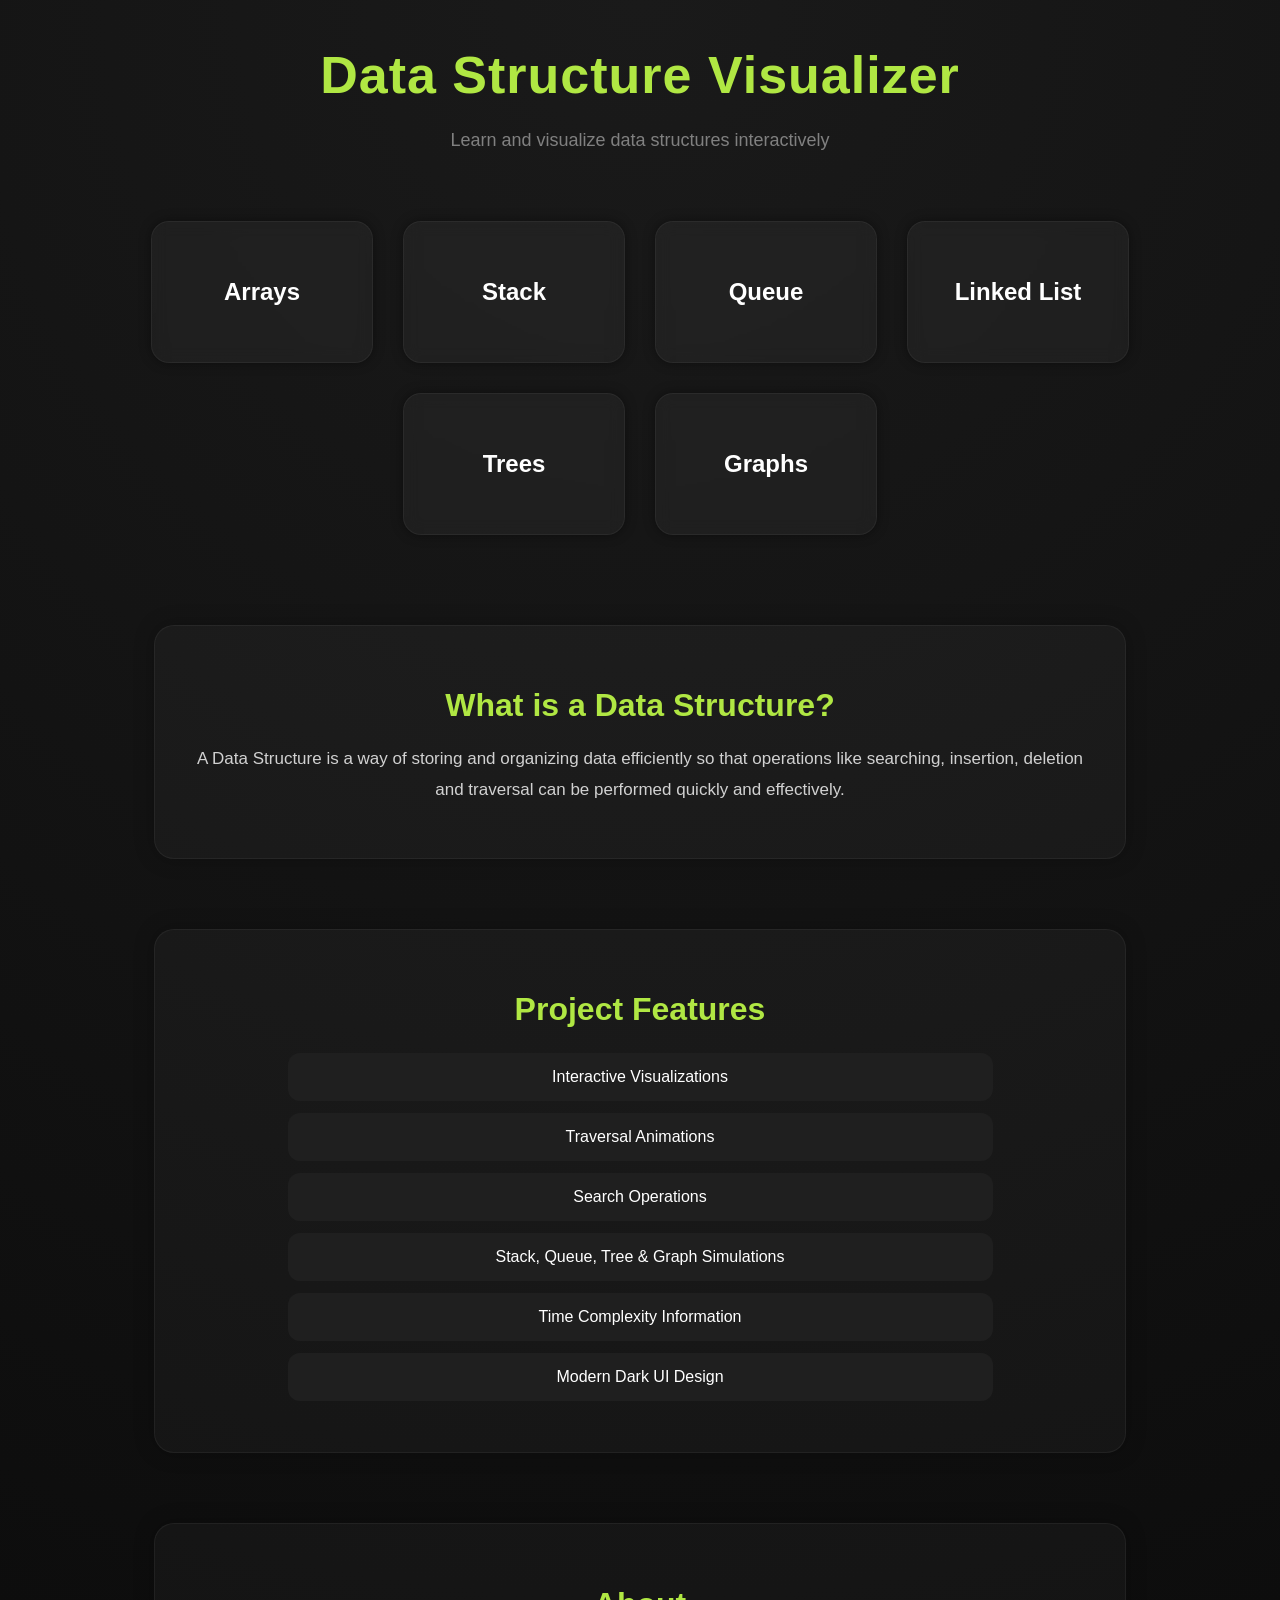
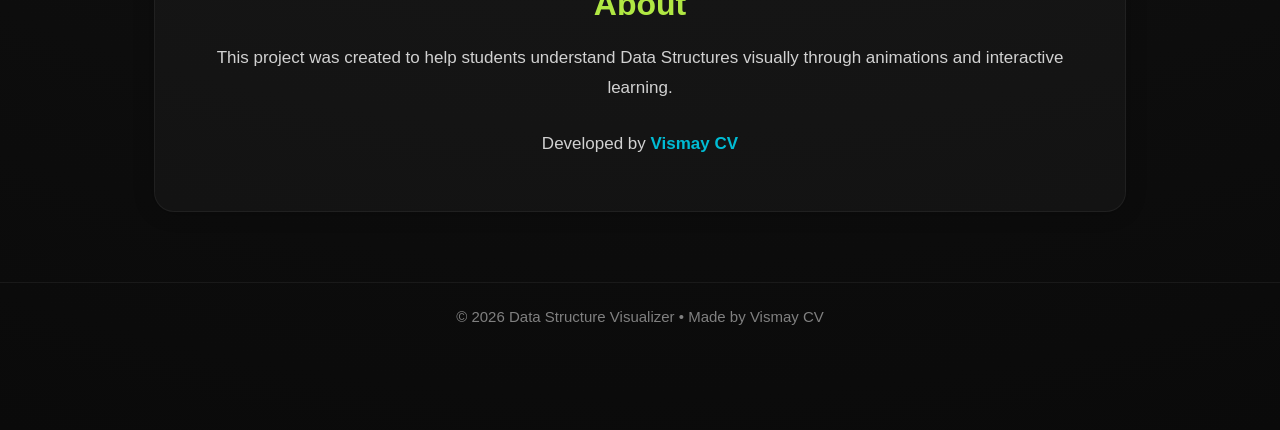
<file: index.html>
<!DOCTYPE html>
<html lang="en">

<head>

  <meta charset="UTF-8">

  <meta name="viewport"
        content="width=device-width, initial-scale=1.0">

  <title>DS Visualizer</title>

  <link rel="icon"
        type="image/png"
        href="icon.png">

  <link rel="stylesheet"
        href="style.css">

</head>

<body>

  <!-- TITLE -->

  <h1>Data Structure Visualizer</h1>

  <p class="subtitle">
    Learn and visualize data structures interactively
  </p>

  <!-- CARDS -->

  <div class="card-container">

    <a href="array.html"
       class="card">

      Arrays

    </a>

    <a href="stack.html"
       class="card">

      Stack

    </a>

    <a href="queue.html"
       class="card">

      Queue

    </a>

    <a href="linkedlist.html"
       class="card">

      Linked List

    </a>

    <a href="tree.html"
       class="card">

      Trees

    </a>

    <a href="graph.html"
       class="card">

      Graphs

    </a>

  </div>

  <!-- WHAT IS DS -->

  <div class="info-section">

    <h2>What is a Data Structure?</h2>

    <p>
      A Data Structure is a way of storing and organizing data efficiently
      so that operations like searching, insertion, deletion and traversal
      can be performed quickly and effectively.
    </p>

  </div>

  <!-- FEATURES -->

  <div class="info-section">

    <h2>Project Features</h2>

    <ul>

      <li>Interactive Visualizations</li>

      <li>Traversal Animations</li>

      <li>Search Operations</li>

      <li>Stack, Queue, Tree & Graph Simulations</li>

      <li>Time Complexity Information</li>

      <li>Modern Dark UI Design</li>

    </ul>

  </div>

  <!-- ABOUT -->

  <div class="info-section">

    <h2>About</h2>

    <p>
      This project was created to help students understand
      Data Structures visually through animations and interactive learning.
    </p>

    <p class="creator">
      Developed by <span>Vismay CV</span>
    </p>

  </div>

  <!-- FOOTER -->

  <footer>

    © 2026 Data Structure Visualizer • Made by Vismay CV

  </footer>

</body>

</html>
</file>
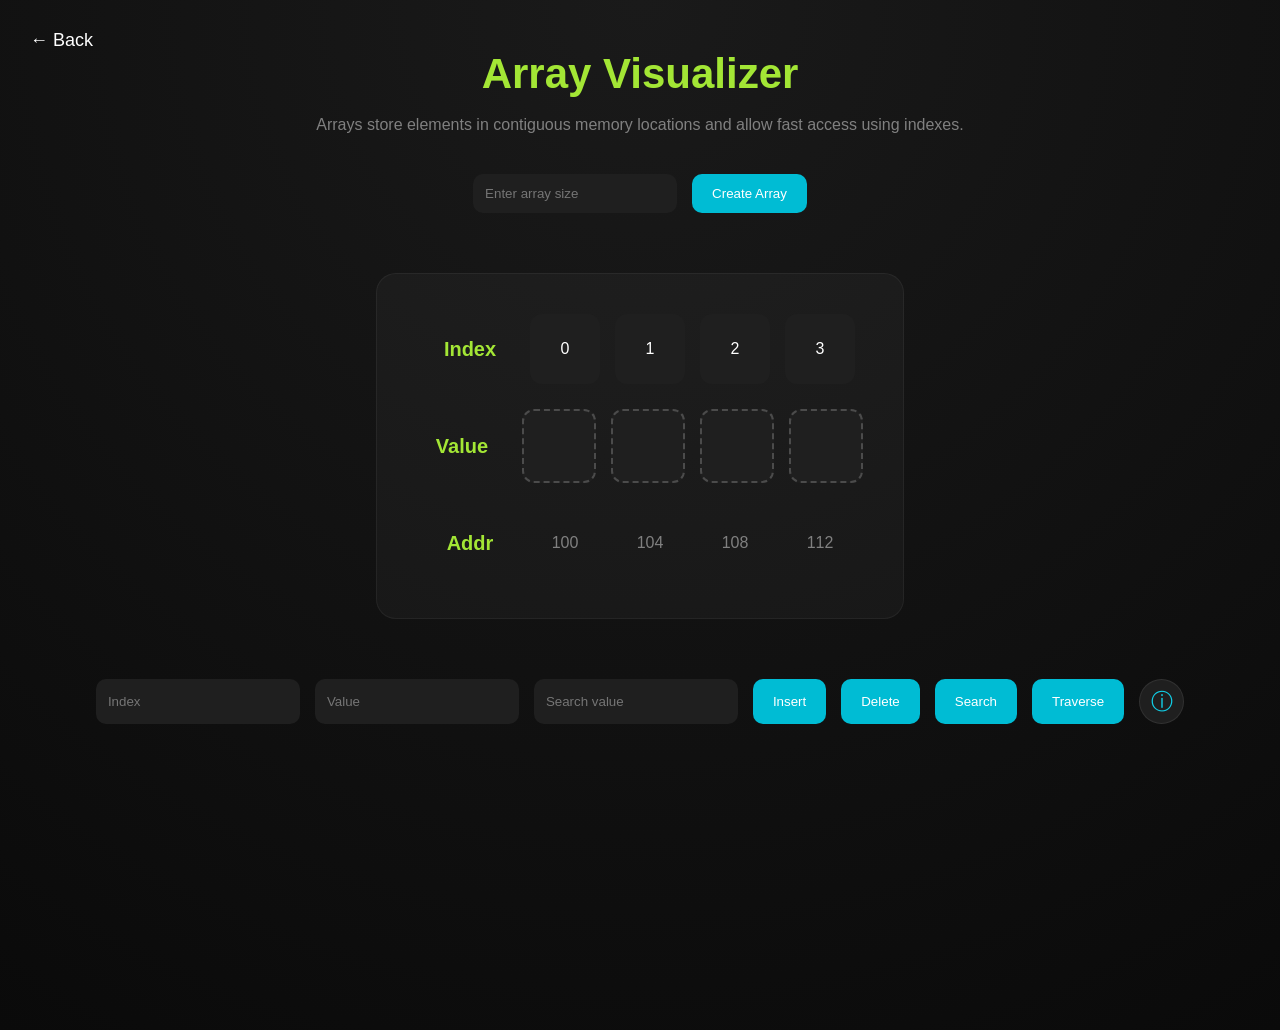
<file: array.html>
<!DOCTYPE html>
<html lang="en">

<head>
    <meta charset="UTF-8">
    <meta name="viewport" content="width=device-width, initial-scale=1.0">
    <title>Array Visualizer</title>
    <link rel="icon" type="image/png" href="icon.png">

    <link rel="stylesheet" href="array.css">
</head>

<body>

    <!-- BACK BUTTON -->

    <a href="index.html" class="back-btn">← Back</a>

    <!-- TITLE -->

    <h1>Array Visualizer</h1>

    <p class="subtitle">
        Arrays store elements in contiguous memory locations and allow fast access using indexes.
    </p>

    <!-- CREATE ARRAY SECTION -->

    <div class="create-array">

        <input type="number" placeholder="Enter array size">

        <button id="create-btn">Create Array</button>

    </div>

    <!-- VISUALIZER -->

    <div class="visualizer">
        

        <!-- INDEX ROW -->

        <div class="row" id="index-row">

            <div class="label">Index</div>

            <div class="cell">0</div>
            <div class="cell">1</div>
            <div class="cell">2</div>
            <div class="cell">3</div>

        </div>

        <!-- VALUE ROW -->

        <div class="row" id="value-row">

            <div class="label">Value</div>

            <div class="box"></div>
            <div class="box"></div>
            <div class="box"></div>
            <div class="box"></div>

        </div>

        <!-- ADDRESS ROW -->

        <div class="row" id="address-row">

            <div class="label">Addr</div>

            <div class="address">100</div>
            <div class="address">104</div>
            <div class="address">108</div>
            <div class="address">112</div>

        </div>

    </div>
    
    <!-- OPERATIONS -->

    <div class="operations">

        <input type="number" id="index-input" placeholder="Index">
        <input type="number" id="value-input" placeholder="Value">
        <input type="number" id="search-input" placeholder="Search value">


        <button id="insert-btn">Insert</button>
        <button id="delete-btn">Delete</button>
        <button id="search-btn">Search</button>
        <button id="traverse-btn">Traverse</button>
        <button id="info-btn" class="info-btn">ⓘ</button>

    </div>

    <div class="complexity-panel hidden" id="complexity-panel">

        <h2>Array Information</h2>

        <div class="complexity-card">
            <span>Access</span>
            <span>O(1)</span>
        </div>

        <div class="complexity-card">
            <span>Search</span>
            <span>O(n)</span>
        </div>

        <div class="complexity-card">
            <span>Traversal</span>
            <span>O(n)</span>
        </div>

        <div class="complexity-card">
            <span>Insertion</span>
            <span>O(1)</span>
        </div>

        <div class="complexity-card">
            <span>Deletion</span>
            <span>O(1)</span>
        </div>

    </div>
    <!-- JS -->


    <script src="array.js"></script>

</body>

</html>
</file>
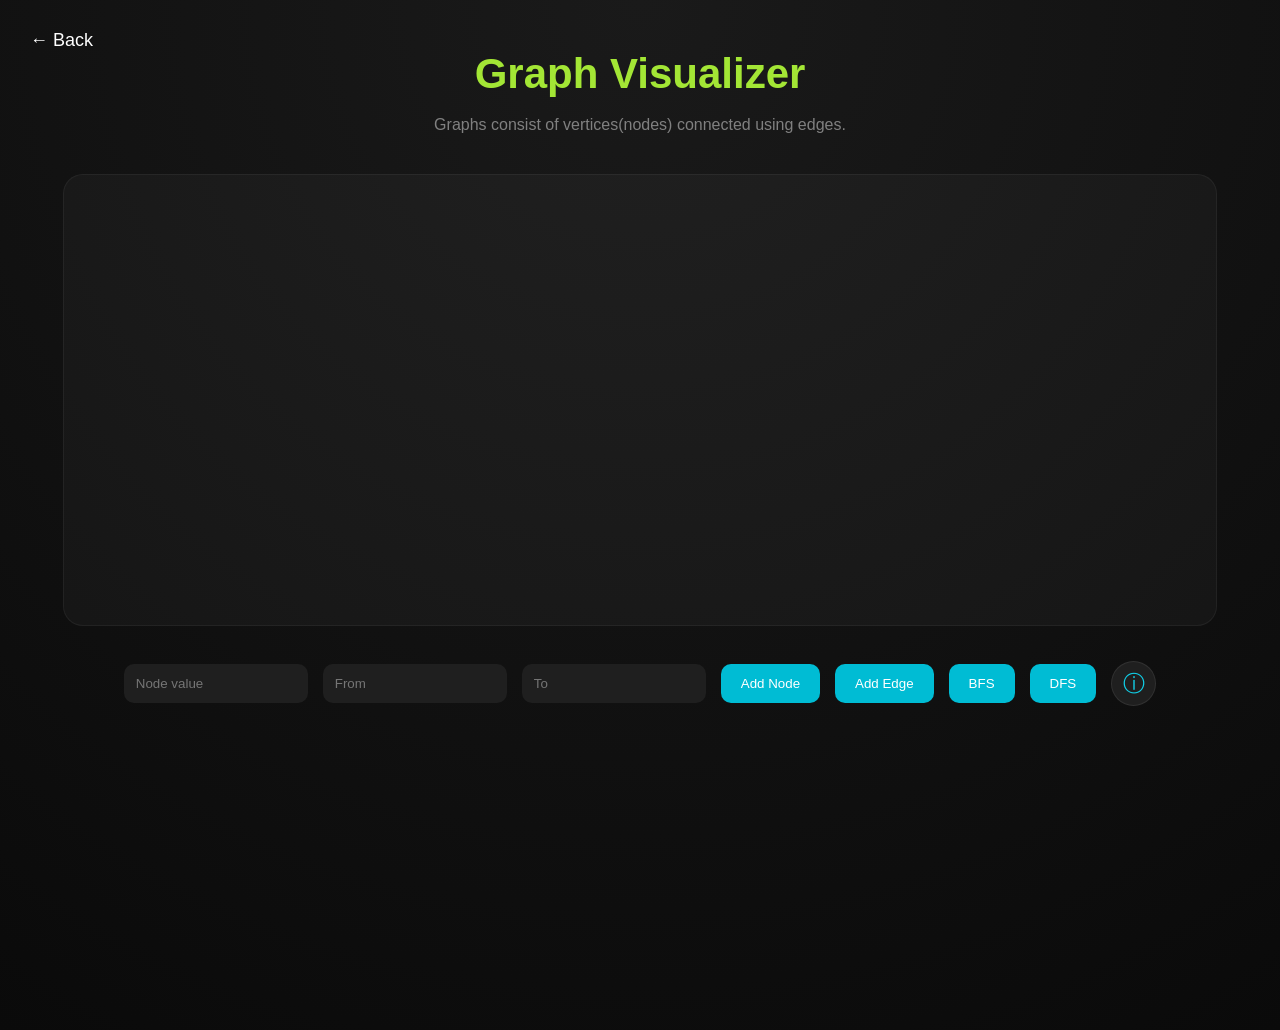
<file: graph.html>
<!DOCTYPE html>
<html lang="en">

<head>

    <meta charset="UTF-8">

    <meta name="viewport"
          content="width=device-width, initial-scale=1.0">

    <title>Graph Visualizer</title>
    <link rel="icon" type="image/png" href="icon.png">

    <link rel="stylesheet" href="graph.css">

</head>

<body>

    <!-- BACK -->

    <a href="index.html"
       class="back-btn">

       ← Back

    </a>

    <!-- TITLE -->

    <h1>Graph Visualizer</h1>

    <p class="subtitle">
        Graphs consist of vertices(nodes) connected using edges.
    </p>

    <!-- GRAPH AREA -->

    <div class="graph-container">

        <svg id="graph-lines"></svg>

        <div id="graph"></div>

    </div>

    <!-- OPERATIONS -->

    <div class="operations">

        <input type="number"
               id="node-value"
               placeholder="Node value">

        <input type="number"
               id="from-node"
               placeholder="From">

        <input type="number"
               id="to-node"
               placeholder="To">

        <button id="add-node-btn">Add Node</button>

        <button id="add-edge-btn">Add Edge</button>

        <button id="bfs-btn">BFS</button>

        <button id="dfs-btn">DFS</button>

        <button id="info-btn"
                class="info-btn">

            ⓘ

        </button>

    </div>

    <!-- MESSAGE -->

    <p id="message"></p>

    <!-- INFO -->

    <div class="complexity-panel hidden"
         id="complexity-panel">

        <h2>Graph Information</h2>

        <div class="complexity-card">
            <span>Add Node</span>
            <span>O(1)</span>
        </div>

        <div class="complexity-card">
            <span>Add Edge</span>
            <span>O(1)</span>
        </div>

        <div class="complexity-card">
            <span>BFS Traversal</span>
            <span>O(V + E)</span>
        </div>

        <div class="complexity-card">
            <span>DFS Traversal</span>
            <span>O(V + E)</span>
        </div>

    </div>

    <script src="graph.js"></script>

</body>

</html>
</file>
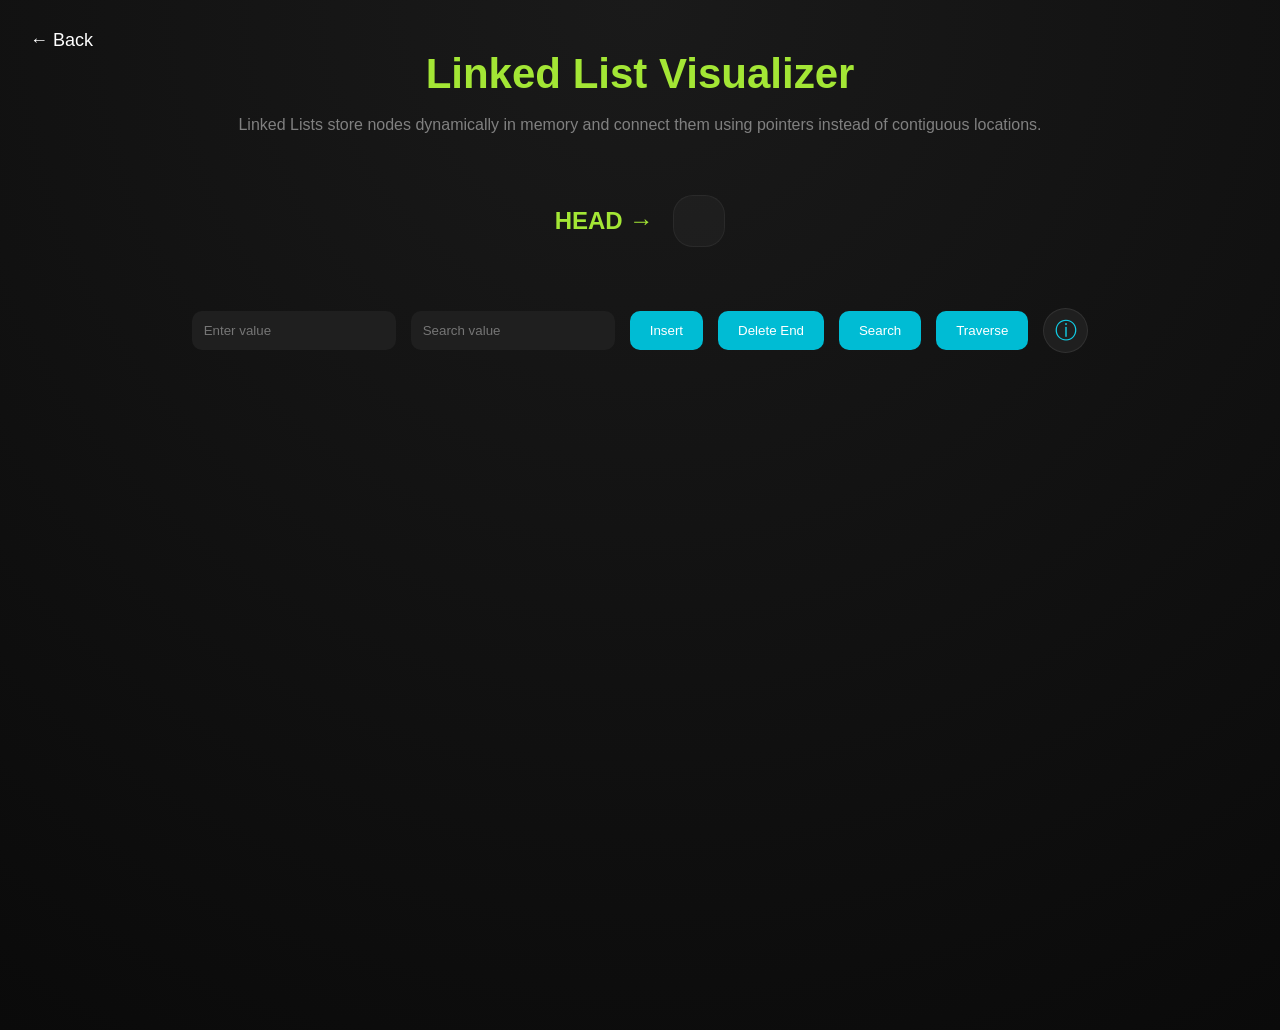
<file: linkedlist.html>
<!DOCTYPE html>
<html lang="en">

<head>

    <meta charset="UTF-8">

    <meta name="viewport"
          content="width=device-width, initial-scale=1.0">

    <title>Linked List Visualizer</title>
    <link rel="icon" type="image/png" href="icon.png">

    <link rel="stylesheet" href="linkedlist.css">

</head>

<body>

    <!-- BACK BUTTON -->

    <a href="index.html" class="back-btn">← Back</a>

    <!-- TITLE -->

    <h1>Linked List Visualizer</h1>

    <p class="subtitle">
        Linked Lists store nodes dynamically in memory and connect them using pointers instead of contiguous locations.
    </p>

    <!-- LINKED LIST -->

    <div class="linked-list-wrapper">

        <!-- HEAD -->

        <div class="head-container">

            <div class="head-label">
                HEAD →
            </div>

        </div>

        <!-- LINKED LIST -->

        <div class="linked-list-container"
             id="linked-list">

        </div>

    </div>

    <!-- OPERATIONS -->

    <div class="operations">

        <input type="number"
               id="ll-value"
               placeholder="Enter value">

        <input type="number"
               id="search-value"
               placeholder="Search value">

        <button id="insert-btn">Insert</button>

        <button id="delete-btn">Delete End</button>

        <button id="search-btn">Search</button>

        <button id="traverse-btn">Traverse</button>

        <button id="info-btn"
                class="info-btn">

            ⓘ

        </button>

    </div>

    <!-- MESSAGE -->

    <p id="message"></p>

    <!-- COMPLEXITY PANEL -->

    <div class="complexity-panel hidden"
         id="complexity-panel">

        <h2>Linked List Information</h2>

        <div class="complexity-card">
            <span>Insertion</span>
            <span>O(1)</span>
        </div>

        <div class="complexity-card">
            <span>Deletion</span>
            <span>O(n)</span>
        </div>

        <div class="complexity-card">
            <span>Search</span>
            <span>O(n)</span>
        </div>

        <div class="complexity-card">
            <span>Traversal</span>
            <span>O(n)</span>
        </div>

    </div>

    <!-- JS -->

    <script src="linkedlist.js"></script>

</body>

</html>
</file>
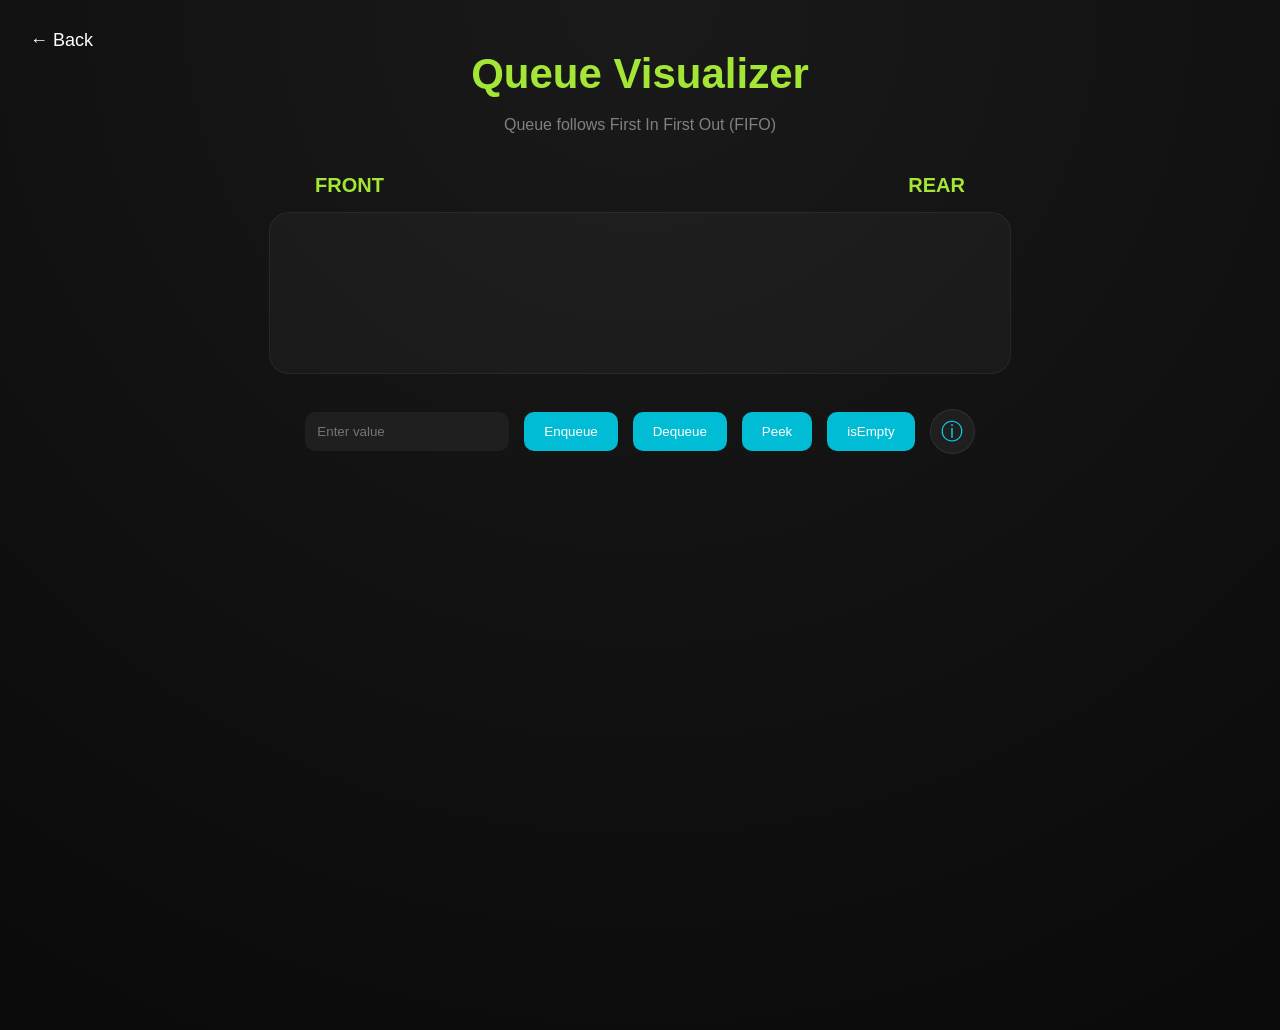
<file: queue.html>
<!DOCTYPE html>
<html lang="en">

<head>

    <meta charset="UTF-8">

    <meta name="viewport"
          content="width=device-width, initial-scale=1.0">

    <title>Queue Visualizer</title>
    <link rel="icon" type="image/png" href="icon.png">

    <link rel="stylesheet" href="queue.css">

</head>

<body>

    <!-- BACK BUTTON -->

    <a href="index.html" class="back-btn">← Back</a>

    <!-- TITLE -->

    <h1>Queue Visualizer</h1>

    <p class="subtitle">
        Queue follows First In First Out (FIFO)
    </p>

    <!-- QUEUE -->

    <div class="queue-wrapper">

        <div class="pointer-row">

            <span class="front-label">
                FRONT
            </span>

            <span class="rear-label">
                REAR
            </span>

        </div>

        <div class="queue-container"
             id="queue">

        </div>

    </div>

    <!-- OPERATIONS -->

    <div class="operations">

        <input type="number"
               id="queue-value"
               placeholder="Enter value">

        <button id="enqueue-btn">Enqueue</button>

        <button id="dequeue-btn">Dequeue</button>

        <button id="peek-btn">Peek</button>

        <button id="empty-btn">isEmpty</button>

        <button id="info-btn"
                class="info-btn">

            ⓘ

        </button>

    </div>

    <!-- MESSAGE -->

    <p id="message"></p>

    <!-- COMPLEXITY PANEL -->

    <div class="complexity-panel hidden"
         id="complexity-panel">

        <h2>Queue Information</h2>

        <div class="complexity-card">
            <span>Enqueue</span>
            <span>O(1)</span>
        </div>

        <div class="complexity-card">
            <span>Dequeue</span>
            <span>O(1)</span>
        </div>

        <div class="complexity-card">
            <span>Peek</span>
            <span>O(1)</span>
        </div>

        <div class="complexity-card">
            <span>isEmpty</span>
            <span>O(1)</span>
        </div>

    </div>

    <!-- JS -->

    <script src="queue.js"></script>

</body>

</html>
</file>
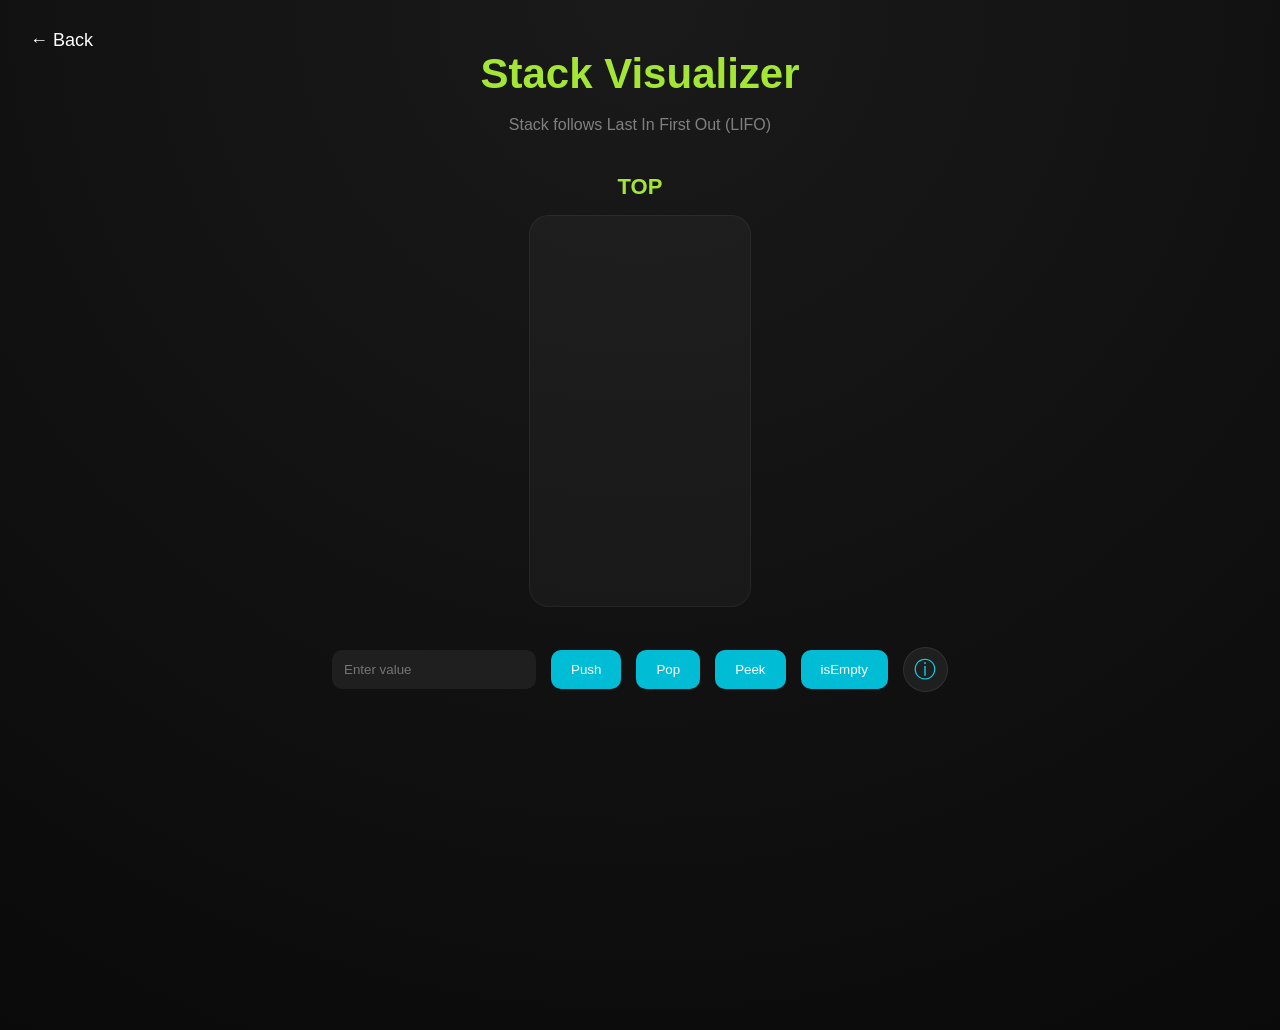
<file: stack.html>
<!DOCTYPE html>
<html lang="en">

<head>

    <meta charset="UTF-8">

    <meta name="viewport"
          content="width=device-width, initial-scale=1.0">

    <title>Stack Visualizer</title>
    <link rel="icon" type="image/png" href="icon.png">

    <link rel="stylesheet" href="stack.css">

</head>

<body>

    <!-- BACK BUTTON -->

    <a href="index.html" class="back-btn">← Back</a>

    <!-- TITLE -->

    <h1>Stack Visualizer</h1>

    <p class="subtitle">
        Stack follows Last In First Out (LIFO)
    </p>

    <!-- STACK -->

    <div class="stack-wrapper">

        <div class="top-text">

            TOP

        </div>

        <div class="stack-container"
             id="stack">

        </div>

    </div>


    <!-- OPERATIONS -->

    <div class="operations">

        <input type="number"
               id="stack-value"
               placeholder="Enter value">

        <button id="push-btn">Push</button>

        <button id="pop-btn">Pop</button>

        <button id="peek-btn">Peek</button>

        <button id="empty-btn">isEmpty</button>

        <button id="info-btn"
                class="info-btn">

            ⓘ

        </button>

    </div>

    <!-- MESSAGE -->

    <p id="message"></p>


    <!-- COMPLEXITY PANEL -->

    <div class="complexity-panel hidden"
         id="complexity-panel">

        <h2>Stack Information</h2>

        <div class="complexity-card">
            <span>Push</span>
            <span>O(1)</span>
        </div>

        <div class="complexity-card">
            <span>Pop</span>
            <span>O(1)</span>
        </div>

        <div class="complexity-card">
            <span>Peek</span>
            <span>O(1)</span>
        </div>

        <div class="complexity-card">
            <span>isEmpty</span>
            <span>O(1)</span>
        </div>

    </div>

    <!-- JS -->

    <script src="stack.js"></script>

</body>

</html>
</file>
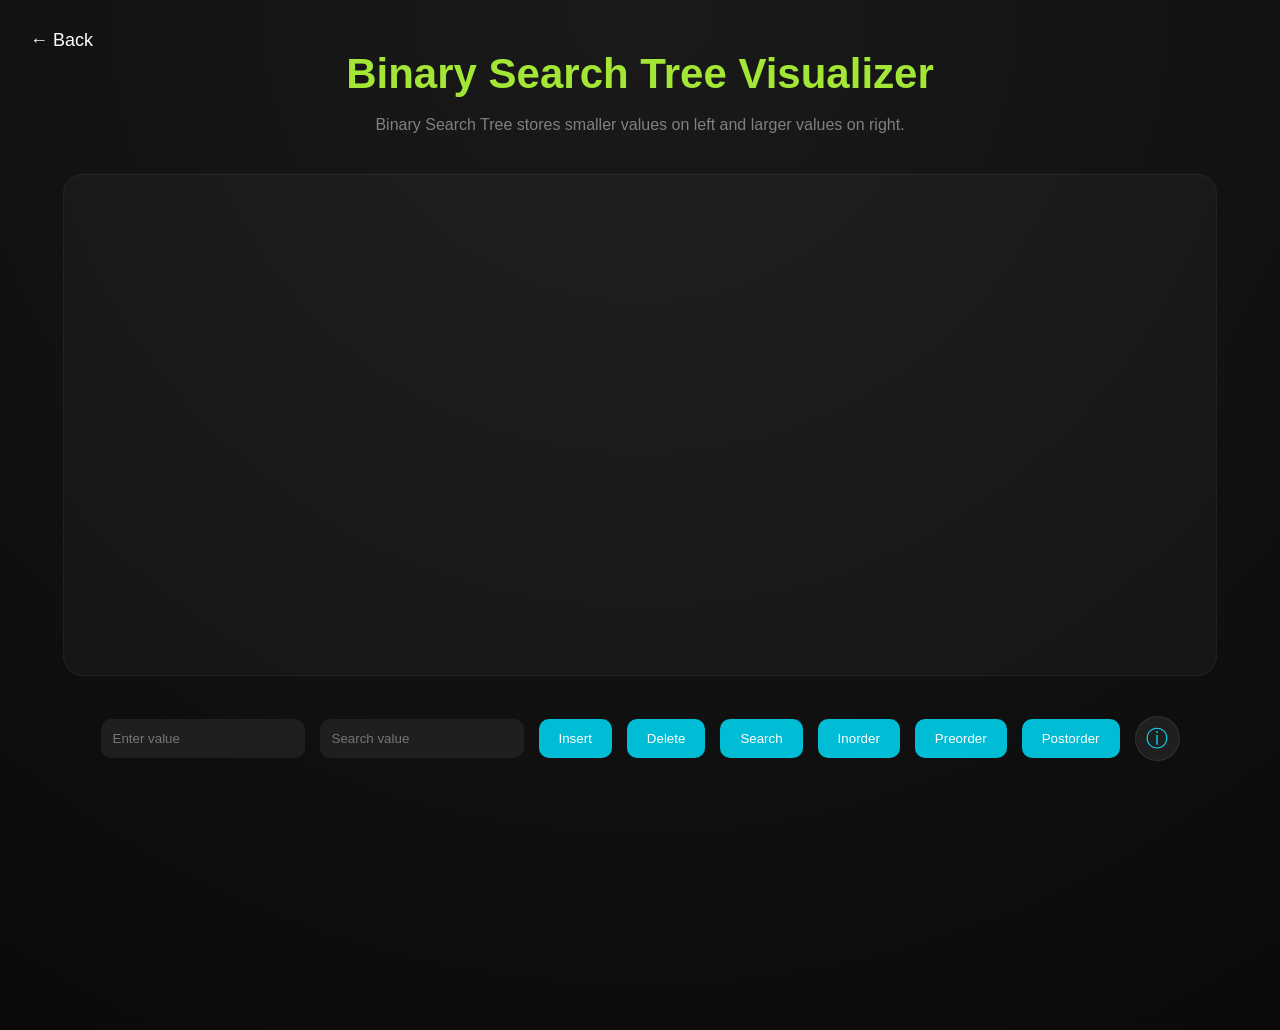
<file: tree.html>
<!DOCTYPE html>
<html lang="en">

<head>

    <meta charset="UTF-8">

    <meta name="viewport"
          content="width=device-width, initial-scale=1.0">

    <title>Tree Visualizer</title>
    <link rel="icon" type="image/png" href="icon.png">

    <link rel="stylesheet" href="tree.css">

</head>

<body>

    <!-- BACK BUTTON -->

    <a href="index.html" class="back-btn">← Back</a>

    <!-- TITLE -->

    <h1>Binary Search Tree Visualizer</h1>

    <p class="subtitle">
        Binary Search Tree stores smaller values on left and larger values on right.
    </p>

    <!-- TREE -->

    <div class="tree-container">

        <svg id="tree-lines"></svg>

        <div id="tree"></div>

    </div>

    <!-- OPERATIONS -->

    <div class="operations">

        <input type="number"
               id="tree-value"
               placeholder="Enter value">

        <input type="number"
               id="search-value"
               placeholder="Search value">

        <button id="insert-btn">Insert</button>

        <button id="delete-btn">Delete</button>

        <button id="search-btn">Search</button>

        <button id="inorder-btn">Inorder</button>

        <button id="preorder-btn">Preorder</button>

        <button id="postorder-btn">Postorder</button>

        <button id="info-btn"
                class="info-btn">

            ⓘ

        </button>

    </div>

    <!-- MESSAGE -->

    <p id="message"></p>

    <!-- INFO PANEL -->

    <div class="complexity-panel hidden"
         id="complexity-panel">

        <h2>Tree Information</h2>

        <div class="complexity-card">
            <span>Insertion</span>
            <span>O(log n)</span>
        </div>

        <div class="complexity-card">
            <span>Search</span>
            <span>O(log n)</span>
        </div>

        <div class="complexity-card">
            <span>Traversal</span>
            <span>O(n)</span>
        </div>

        <div class="complexity-card">
            <span>Delete Leaf</span>
            <span>O(log n)</span>
        </div>

    </div>

    <script src="tree.js"></script>

</body>

</html>
</file>
<file: style.css>
body {

  margin: 0;

  font-family: Arial, sans-serif;

  background: radial-gradient(circle at top, #1a1a1a, #0a0a0a);

  color: white;

  text-align: center;

  min-height: 100vh;

  padding-bottom: 80px;

}

/* TITLE */

h1 {

  margin-top: 45px;

  color: #b0e743;

  font-size: 52px;

  letter-spacing: 1px;

}

/* SUBTITLE */

.subtitle {

  color: gray;

  margin-top: -10px;

  margin-bottom: 50px;

  font-size: 18px;

}

/* CARD CONTAINER */

.card-container {

  display: flex;

  justify-content: center;

  gap: 30px;

  flex-wrap: wrap;

  max-width: 1000px;

  margin: auto;

  padding: 20px;

}

/* CARD */

.card {

  width: 220px;

  height: 140px;

  background: rgba(255,255,255,0.04);

  border-radius: 18px;

  display: flex;

  justify-content: center;

  align-items: center;

  text-decoration: none;

  color: white;

  font-size: 24px;

  font-weight: bold;

  transition: all 0.35s ease;

  border: 1px solid rgba(255,255,255,0.05);

  box-shadow: 0 0 12px rgba(0,0,0,0.4);

  backdrop-filter: blur(8px);

}

/* CARD HOVER */

.card:hover {

  transform:
    translateY(-10px)
    scale(1.04);

  box-shadow:
    0 0 25px rgba(0,188,212,0.45);

  background:
    linear-gradient(
      145deg,
      #00bcd4,
      #0097a7
    );

}

/* INFO SECTIONS */

.info-section {

  width: 80%;

  max-width: 900px;

  margin: 70px auto;

  padding: 35px;

  border-radius: 20px;

  background: rgba(255,255,255,0.03);

  border: 1px solid rgba(255,255,255,0.05);

  box-shadow: 0 0 20px rgba(0,0,0,0.25);

}

/* SECTION TITLE */

.info-section h2 {

  color: #b0e743;

  margin-bottom: 20px;

  font-size: 32px;

}

/* SECTION TEXT */

.info-section p {

  color: #d1d1d1;

  font-size: 17px;

  line-height: 1.8;

}

/* FEATURES LIST */

.info-section ul {

  list-style: none;

  padding: 0;

  margin-top: 25px;

}

.info-section li {

  background: #1f1f1f;

  margin: 12px auto;

  padding: 15px;

  border-radius: 12px;

  width: 75%;

  transition: 0.3s ease;

}

.info-section li:hover {

  transform: scale(1.03);

  background: #252525;

}

/* CREATOR */

.creator {

  margin-top: 25px;

  font-size: 18px;

}

.creator span {

  color: #00bcd4;

  font-weight: bold;

}

/* FOOTER */

footer {

  margin-top: 60px;

  padding: 25px;

  color: gray;

  font-size: 15px;

  border-top: 1px solid rgba(255,255,255,0.06);

}
</file>
<file: array.css>
/* array.css */

body {
  margin: 0;
  font-family: Arial, sans-serif;
  background: radial-gradient(circle at top, #1a1a1a, #0a0a0a);
  color: white;
  text-align: center;
  min-height: 100vh;
  padding-bottom: 80px;
}

.back-btn {
  position: absolute;
  left: 30px;
  top: 30px;
  text-decoration: none;
  color: white;
  font-size: 18px;
}

h1 {
  margin-top: 50px;
  color: #a3e635;
  font-size: 42px;
}

.subtitle {
  color: gray;
  margin-top: -10px;
  margin-bottom: 40px;
}

.create-array {
  display: flex;
  justify-content: center;
  gap: 15px;
  margin-bottom: 60px;
  flex-wrap: wrap;
}

.operations {
  display: flex;
  justify-content: center;
  gap: 15px;
  margin-top: 60px;
  flex-wrap: wrap;
}

input {
  padding: 12px;
  width: 180px;
  border: none;
  border-radius: 10px;
  background: #1f1f1f;
  color: white;
  outline: none;
}

button {
  padding: 12px 20px;
  border: none;
  border-radius: 10px;
  background: #00bcd4;
  color: white;
  cursor: pointer;
  transition: 0.3s ease;
}

button:hover {
  transform: translateY(-3px);
  background: #0097a7;
}

.visualizer {
  display: flex;
  flex-direction: column;
  align-items: center;
  gap: 25px;

  width: fit-content;
  margin: auto;
  margin-top: 50px;

  padding: 40px;

  border-radius: 20px;

  background: rgba(255,255,255,0.03);

  border: 1px solid rgba(255,255,255,0.05);

  
}

.row {
  display: flex;
  align-items: center;
  justify-content: center;
  gap: 15px;

  flex-wrap: nowrap;
}

.label {

  width: 90px;

  display: flex;

  align-items: center;

  justify-content: center;

  color: #a3e635;

  font-weight: bold;

  font-size: 20px;

}
.address {

  width: 70px;

  height: 70px;

  display: flex;

  align-items: center;

  justify-content: center;

  color: gray;

}

.cell,
.box {
  width: 70px;
  height: 70px;
  border-radius: 12px;
  background: #1f1f1f;
  display: flex;
  justify-content: center;
  align-items: center;
}

.box {
  border: 2px dashed rgba(255,255,255,0.2);
}

.address {
  width: 70px;
  color: gray;
}
.cell,
.box,
.address {
  width: 70px;
  height: 70px;

  display: flex;
  justify-content: center;
  align-items: center;

  flex-shrink: 0;
}
.active {

  background: orange !important;

  transform: scale(1.1);

}

.found {

  background: #22c55e !important;

  transform: scale(1.15);

}

.insert-animation {

  animation: insertPop 0.5s ease;

}

@keyframes insertPop {

  0% {
    transform: scale(0.5);
    background: #22c55e;
  }

  50% {
    transform: scale(1.2);
  }

  100% {
    transform: scale(1);
  }

}

.delete-animation {

  animation: deleteShake 0.4s ease;

}

@keyframes deleteShake {

  0% {
    transform: translateX(0);
    background: #ef4444;
  }

  25% {
    transform: translateX(-5px);
  }

  50% {
    transform: translateX(5px);
  }

  75% {
    transform: translateX(-5px);
  }

  100% {
    transform: translateX(0);
    opacity: 0.3;
  }

}

.complexity-panel {

  width: 350px;

  margin: 60px auto;

  padding: 25px;

  border-radius: 15px;

  background: rgba(255,255,255,0.03);

  border: 1px solid rgba(255,255,255,0.05);

}

.complexity-card {

  display: flex;

  justify-content: space-between;

  padding: 12px;

  margin-top: 10px;

  border-radius: 10px;

  background: #1f1f1f;

}

.hidden {

  display: none;

}

.info-btn {

  width: 45px;

  height: 45px;

  border-radius: 50%;

  font-size: 22px;

  background: #1f1f1f;

  color: #11cee6;

  border: 1px solid rgba(255,255,255,0.08);

  display: flex;

  align-items: center;

  justify-content: center;

  cursor: pointer;

  transition: all 0.3s ease;

}

.info-btn:hover {

  background: #2a2a2a;

  color: cyan;

  transform: scale(1.1);

  box-shadow: 0 0 15px cyan;

}
.traverse {

  background: #8b5cf6 !important;

  transform: scale(1.1);

}
</file>
<file: graph.css>
body {

  margin: 0;

  font-family: Arial, sans-serif;

  background: radial-gradient(circle at top, #1a1a1a, #0a0a0a);

  color: white;

  text-align: center;

  min-height: 100vh;

  padding-bottom: 80px;

}

/* BACK BUTTON */

.back-btn {

  position: absolute;

  left: 30px;

  top: 30px;

  text-decoration: none;

  color: white;

  font-size: 18px;

}

/* TITLE */

h1 {

  margin-top: 50px;

  color: #a3e635;

  font-size: 42px;

}

.subtitle {

  color: gray;

  margin-top: -10px;

  margin-bottom: 40px;

}

/* GRAPH CONTAINER */

.graph-container {

  position: relative;

  width: 90%;

  height: 450px;

  margin: auto;

  overflow: hidden;

  border-radius: 20px;

  background: rgba(255,255,255,0.03);

  border: 1px solid rgba(255,255,255,0.05);

}

/* GRAPH */

#graph {

  position: relative;

  width: 100%;

  height: 100%;

}

/* SVG LINES */

#graph-lines {

  position: absolute;

  top: 0;

  left: 0;

  width: 100%;

  height: 100%;

  pointer-events: none;

}

/* NODE */

.node {

  position: absolute;

  width: 65px;

  height: 65px;

  border-radius: 50%;

  background: #00bcd4;

  display: flex;

  justify-content: center;

  align-items: center;

  font-size: 22px;

  font-weight: bold;

  transition: 0.3s ease;

  animation: popNode 0.4s ease;

}

/* NODE POP ANIMATION */

@keyframes popNode {

  0% {

    transform: scale(0);

    opacity: 0;

  }

  100% {

    transform: scale(1);

    opacity: 1;

  }

}

/* ACTIVE NODE */

.active {

  background: #8b5cf6 !important;

  transform: scale(1.15);

}

/* VISITED NODE */

.visited {

  background: #22c55e !important;

  transform: scale(1.15);

}

/* OPERATIONS */

.operations {

  display: flex;

  justify-content: center;

  align-items: center;

  gap: 15px;

  margin-top: 35px;

  flex-wrap: wrap;

}

/* INPUT */

input {

  padding: 12px;

  width: 160px;

  border: none;

  border-radius: 10px;

  background: #1f1f1f;

  color: white;

  outline: none;

}

/* BUTTON */

button {

  padding: 12px 20px;

  border: none;

  border-radius: 10px;

  background: #00bcd4;

  color: white;

  cursor: pointer;

  transition: 0.3s ease;

}

button:hover {

  transform: translateY(-3px);

  background: #0097a7;

}

/* INFO BUTTON */

.info-btn {

  width: 45px;

  height: 45px;

  border-radius: 50%;

  font-size: 22px;

  background: #1f1f1f !important;

  color: #11cee6;

  border: 1px solid rgba(255,255,255,0.08);

  display: flex;

  align-items: center;

  justify-content: center;

  cursor: pointer;

  transition: all 0.3s ease;

  padding: 0 !important;

}

.info-btn:hover {

  background: #2a2a2a !important;

  color: cyan;

  transform: scale(1.1);

  box-shadow: 0 0 15px cyan;

}

/* MESSAGE */

#message {

  margin-top: 25px;

  font-weight: bold;

  min-height: 24px;

}

.success {

  color: #22c55e;

}

.error {

  color: #ef4444;

}

.warning {

  color: #facc15;

}

/* INFO PANEL */

.complexity-panel {

  width: 350px;

  margin: 50px auto;

  padding: 25px;

  border-radius: 15px;

  background: rgba(255,255,255,0.03);

  border: 1px solid rgba(255,255,255,0.05);

}

.complexity-card {

  display: flex;

  justify-content: space-between;

  padding: 12px;

  margin-top: 10px;

  border-radius: 10px;

  background: #1f1f1f;

}

.hidden {

  display: none;

}
</file>
<file: linkedlist.css>
/* BODY */

body {

  margin: 0;

  font-family: Arial, sans-serif;

  background: radial-gradient(circle at top, #1a1a1a, #0a0a0a);

  color: white;

  text-align: center;

  min-height: 100vh;

  padding-bottom: 80px;

}

/* BACK BUTTON */

.back-btn {

  position: absolute;

  left: 30px;

  top: 30px;

  text-decoration: none;

  color: white;

  font-size: 18px;

}

/* TITLE */

h1 {

  margin-top: 50px;

  color: #a3e635;

  font-size: 42px;

}

.subtitle {

  color: gray;

  margin-top: -10px;

  margin-bottom: 40px;

}

/* LINKED LIST WRAPPER */

.linked-list-wrapper {

  display: flex;

  justify-content: center;

  align-items: center;

  gap: 20px;

  margin-top: 50px;

}

/* HEAD */

.head-container {

  display: flex;

  align-items: center;

  justify-content: center;

  height: 74px;

}

.head-label {

  color: #a3e635;

  font-size: 24px;

  font-weight: bold;

  white-space: nowrap;

}

/* LINKED LIST CONTAINER */

.linked-list-container {

  display: flex;

  align-items: center;

  gap: 15px;

  overflow-x: auto;

  max-width: 80%;

  padding: 25px;

  border-radius: 20px;

  background: rgba(255,255,255,0.03);

  border: 1px solid rgba(255,255,255,0.05);

}

/* NODE */

.node-wrapper {

  display: flex;

  align-items: center;

  flex-shrink: 0;

}

.node {

  display: flex;

  border-radius: 12px;

  overflow: hidden;

  border: 2px solid rgba(255,255,255,0.1);

  animation: insertAnimation 0.5s ease;

}

/* DATA BOX */

.data-box {

  width: 70px;

  height: 70px;

  background: #00bcd4;

  display: flex;

  justify-content: center;

  align-items: center;

  font-size: 22px;

  font-weight: bold;

}

/* POINTER BOX */

.pointer-box {

  width: 70px;

  height: 70px;

  background: #1f1f1f;

  display: flex;

  justify-content: center;

  align-items: center;

  font-size: 18px;

  color: #a3e635;

}

/* ARROW */

.arrow {

  font-size: 35px;

  margin: 0 10px;

  color: #a3e635;

}

/* INSERT ANIMATION */

@keyframes insertAnimation {

  0% {

    transform: translateX(120px);

    opacity: 0;

  }

  100% {

    transform: translateX(0);

    opacity: 1;

  }

}

/* DELETE ANIMATION */

.delete-animation {

  animation: deleteAnimation 0.5s ease forwards;

}

@keyframes deleteAnimation {

  0% {

    transform: scale(1);

    opacity: 1;

  }

  100% {

    transform: scale(0.5);

    opacity: 0;

  }

}

/* TRAVERSE */

.traverse {

  transform: scale(1.08);

}

.traverse .data-box {

  background: #8b5cf6 !important;

}

/* FOUND */

.found .data-box {

  background: #22c55e !important;

}

/* OPERATIONS */

.operations {

  display: flex;

  justify-content: center;

  align-items: center;

  gap: 15px;

  margin-top: 50px;

  flex-wrap: wrap;

}

/* INPUT */

input {

  padding: 12px;

  width: 180px;

  border: none;

  border-radius: 10px;

  background: #1f1f1f;

  color: white;

  outline: none;

}

/* BUTTON */

button {

  padding: 12px 20px;

  border: none;

  border-radius: 10px;

  background: #00bcd4;

  color: white;

  cursor: pointer;

  transition: 0.3s ease;

}

button:hover {

  transform: translateY(-3px);

  background: #0097a7;

}

/* INFO BUTTON */

.info-btn {

  width: 45px;

  height: 45px;

  border-radius: 50%;

  font-size: 22px;

  background: #1f1f1f !important;

  color: #11cee6;

  border: 1px solid rgba(255,255,255,0.08);

  display: flex;

  align-items: center;

  justify-content: center;

  cursor: pointer;

  transition: all 0.3s ease;

  padding: 0 !important;

}

.info-btn:hover {

  background: #2a2a2a !important;

  color: cyan;

  transform: scale(1.1);

  box-shadow: 0 0 15px cyan;

}

/* MESSAGE */

#message {

  margin-top: 25px;

  font-weight: bold;

  min-height: 24px;

}

.success {

  color: #22c55e;

}

.error {

  color: #ef4444;

}

.warning {

  color: #facc15;

}

/* COMPLEXITY PANEL */

.complexity-panel {

  width: 350px;

  margin: 60px auto;

  padding: 25px;

  border-radius: 15px;

  background: rgba(255,255,255,0.03);

  border: 1px solid rgba(255,255,255,0.05);

}

.complexity-card {

  display: flex;

  justify-content: space-between;

  padding: 12px;

  margin-top: 10px;

  border-radius: 10px;

  background: #1f1f1f;

}

.hidden {

  display: none;

}
</file>
<file: queue.css>
/* BODY */

body {

  margin: 0;

  font-family: Arial, sans-serif;

  background: radial-gradient(circle at top, #1a1a1a, #0a0a0a);

  color: white;

  text-align: center;

  min-height: 100vh;

  padding-bottom: 80px;

}

/* BACK BUTTON */

.back-btn {

  position: absolute;

  left: 30px;

  top: 30px;

  text-decoration: none;

  color: white;

  font-size: 18px;

}

/* TITLE */

h1 {

  margin-top: 50px;

  color: #a3e635;

  font-size: 42px;

}

.subtitle {

  color: gray;

  margin-top: -10px;

  margin-bottom: 40px;

}

/* QUEUE */

.queue-wrapper {

  margin-top: 40px;

  display: flex;

  flex-direction: column;

  align-items: center;

}

.pointer-row {

  width: 650px;

  display: flex;

  justify-content: space-between;

  margin-bottom: 15px;

}

.front-label,
.rear-label {

  color: #a3e635;

  font-size: 20px;

  font-weight: bold;

}

.queue-container {

  width: 700px;

  min-height: 120px;

  padding: 20px;

  border-radius: 20px;

  background: rgba(255,255,255,0.03);

  border: 1px solid rgba(255,255,255,0.05);

  display: flex;

  align-items: center;

  gap: 15px;

  overflow-x: auto;

}

/* QUEUE ELEMENT */

.queue-element {

  width: 90px;

  height: 70px;

  border-radius: 12px;

  background: #00bcd4;

  display: flex;

  justify-content: center;

  align-items: center;

  font-size: 22px;

  font-weight: bold;

  flex-shrink: 0;

  animation: enqueueAnimation 0.5s ease;

}

/* ENQUEUE */

@keyframes enqueueAnimation {

  0% {

    transform: translateX(120px);

    opacity: 0;

  }

  100% {

    transform: translateX(0);

    opacity: 1;

  }

}

/* DEQUEUE */

.dequeue-animation {

  animation: dequeueAnimation 0.5s ease forwards;

}

@keyframes dequeueAnimation {

  0% {

    transform: translateX(0);

    opacity: 1;

  }

  100% {

    transform: translateX(-120px);

    opacity: 0;

  }

}

/* PEEK */

.peek-highlight {

  background: #8b5cf6 !important;

  transform: scale(1.08);

}

/* OPERATIONS */

.operations {

  display: flex;

  justify-content: center;

  align-items: center;

  gap: 15px;

  margin-top: 35px;

  flex-wrap: wrap;

}

/* INPUT */

input {

  padding: 12px;

  width: 180px;

  border: none;

  border-radius: 10px;

  background: #1f1f1f;

  color: white;

  outline: none;

}

/* BUTTON */

button {

  padding: 12px 20px;

  border: none;

  border-radius: 10px;

  background: #00bcd4;

  color: white;

  cursor: pointer;

  transition: 0.3s ease;

}

button:hover {

  transform: translateY(-3px);

  background: #0097a7;

}

/* INFO BUTTON */

.info-btn {

  width: 45px;

  height: 45px;

  border-radius: 50%;

  font-size: 22px;

  background: #1f1f1f !important;

  color: #11cee6;

  border: 1px solid rgba(255,255,255,0.08);

  display: flex;

  align-items: center;

  justify-content: center;

  cursor: pointer;

  transition: all 0.3s ease;

  padding: 0 !important;

}

.info-btn:hover {

  background: #2a2a2a !important;

  color: cyan;

  transform: scale(1.1);

  box-shadow: 0 0 15px cyan;

}

/* MESSAGE */

#message {

  margin-top: 25px;

  font-weight: bold;

  min-height: 24px;

}

.success {

  color: #22c55e;

}

.error {

  color: #ef4444;

}

.warning {

  color: #facc15;

}

/* COMPLEXITY PANEL */

.complexity-panel {

  width: 350px;

  margin: 60px auto;

  padding: 25px;

  border-radius: 15px;

  background: rgba(255,255,255,0.03);

  border: 1px solid rgba(255,255,255,0.05);

}

.complexity-card {

  display: flex;

  justify-content: space-between;

  padding: 12px;

  margin-top: 10px;

  border-radius: 10px;

  background: #1f1f1f;

}

.hidden {

  display: none;

}
</file>
<file: stack.css>
/* BODY */

body {

  margin: 0;

  font-family: Arial, sans-serif;

  background: radial-gradient(circle at top, #1a1a1a, #0a0a0a);

  color: white;

  text-align: center;

  min-height: 100vh;

  padding-bottom: 80px;

}

/* BACK BUTTON */

.back-btn {

  position: absolute;

  left: 30px;

  top: 30px;

  text-decoration: none;

  color: white;

  font-size: 18px;

}

/* TITLE */

h1 {

  margin-top: 50px;

  color: #a3e635;

  font-size: 42px;

}

.subtitle {

  color: gray;

  margin-top: -10px;

  margin-bottom: 40px;

}

/* OPERATIONS */

.operations {

  display: flex;

  justify-content: center;

  align-items: center;

  gap: 15px;

  margin-top: 40px;

  flex-wrap: wrap;

}

/* INPUT */

input {

  padding: 12px;

  width: 180px;

  border: none;

  border-radius: 10px;

  background: #1f1f1f;

  color: white;

  outline: none;

}

/* BUTTON */

button {

  padding: 12px 20px;

  border: none;

  border-radius: 10px;

  background: #00bcd4;

  color: white;

  cursor: pointer;

  transition: 0.3s ease;

}

button:hover {

  transform: translateY(-3px);

  background: #0097a7;

}

/* INFO BUTTON */

.info-btn {

  width: 45px;

  height: 45px;

  border-radius: 50%;

  font-size: 22px;

  background: #1f1f1f !important;

  color: #11cee6;

  border: 1px solid rgba(255,255,255,0.08);

  display: flex;

  align-items: center;

  justify-content: center;

  cursor: pointer;

  transition: all 0.3s ease;

  padding: 0 !important;

}

.info-btn:hover {

  background: #2a2a2a !important;

  color: cyan;

  transform: scale(1.1);

  box-shadow: 0 0 15px cyan;

}

/* MESSAGE */

#message {

  margin-top: 25px;

  font-weight: bold;

  min-height: 24px;

}

.success {

  color: #22c55e;

}

.error {

  color: #ef4444;

}

.warning {

  color: #facc15;

}

/* STACK */

.stack-wrapper {

  display: flex;

  flex-direction: column;

  align-items: center;

  margin-top: 30px;

}

.top-text {

  color: #a3e635;

  font-size: 22px;

  font-weight: bold;

  margin-bottom: 15px;

}

/* STACK CONTAINER */

.stack-container {

  width: 180px;

  height: 350px;

  border-radius: 20px;

  background: rgba(255,255,255,0.03);

  border: 1px solid rgba(255,255,255,0.05);

  display: flex;

  flex-direction: column-reverse;

  align-items: center;

  padding: 20px;

  overflow: hidden;

}
/* STACK ELEMENT */

.stack-element {

  width: 120px;

  height: 55px;

  border-radius: 12px;

  background: #00bcd4;

  margin-top: 10px;

  display: flex;

  justify-content: center;

  align-items: center;

  font-size: 20px;

  font-weight: bold;

  animation: pushAnimation 0.5s ease;

}

/* PUSH ANIMATION */

@keyframes pushAnimation {

  0% {

    transform: translateY(-120px) scale(0.5);

    opacity: 0;

  }

  60% {

    transform: translateY(20px) scale(1.1);

  }

  100% {

    transform: translateY(0) scale(1);

    opacity: 1;

  }

}

/* POP ANIMATION */

.pop-animation {

  animation: popAnimation 0.5s ease forwards;

}

@keyframes popAnimation {

  0% {

    transform: translateY(0);

    opacity: 1;

  }

  100% {

    transform: translateY(-120px) scale(0.5);

    opacity: 0;

  }

}

/* COMPLEXITY PANEL */

.complexity-panel {

  width: 350px;

  margin: 60px auto;

  padding: 25px;

  border-radius: 15px;

  background: rgba(255,255,255,0.03);

  border: 1px solid rgba(255,255,255,0.05);

}

.complexity-card {

  display: flex;

  justify-content: space-between;

  padding: 12px;

  margin-top: 10px;

  border-radius: 10px;

  background: #1f1f1f;

}

.hidden {

  display: none;

}
</file>
<file: tree.css>
/* BODY */

body {

  margin: 0;

  font-family: Arial, sans-serif;

  background: radial-gradient(circle at top, #1a1a1a, #0a0a0a);

  color: white;

  text-align: center;

  min-height: 100vh;

  padding-bottom: 80px;

}

/* BACK BUTTON */

.back-btn {

  position: absolute;

  left: 30px;

  top: 30px;

  text-decoration: none;

  color: white;

  font-size: 18px;

}

/* TITLE */

h1 {

  margin-top: 50px;

  color: #a3e635;

  font-size: 42px;

}

.subtitle {

  color: gray;

  margin-top: -10px;

  margin-bottom: 40px;

}

/* TREE AREA */

.tree-container {

  position: relative;

  width: 100%;

  min-height: 500px;

  overflow-x: auto;

}

/* SVG LINES */

#tree-lines {

  position: absolute;

  width: 100%;

  height: 100%;

}

/* TREE */

#tree {

  position: relative;

  min-height: 500px;

}

/* NODE */

.node {

  position: absolute;

  width: 60px;

  height: 60px;

  border-radius: 50%;

  background: #00bcd4;

  display: flex;

  justify-content: center;

  align-items: center;

  font-size: 20px;

  font-weight: bold;

  transition: 0.3s ease;

  animation: dropNode 0.5s ease;

}

/* INSERT ANIMATION */

@keyframes dropNode {

  0% {

    transform: translateY(-80px);

    opacity: 0;

  }

  100% {

    transform: translateY(0);

    opacity: 1;

  }

}

/* ACTIVE NODE */

.active {

  background: #8b5cf6 !important;

  transform: scale(1.1);

}

/* FOUND NODE */

.found {

  background: #22c55e !important;

  transform: scale(1.15);

}

/* DELETE NODE */

.delete {

  animation: deleteNode 0.5s ease forwards;

}

@keyframes deleteNode {

  0% {

    transform: scale(1);

    opacity: 1;

  }

  100% {

    transform: scale(0);

    opacity: 0;

  }

}

/* OPERATIONS */

.operations {

  display: flex;

  justify-content: center;

  align-items: center;

  gap: 15px;

  margin-top: 40px;

  flex-wrap: wrap;

}

/* INPUT */

input {

  padding: 12px;

  width: 180px;

  border: none;

  border-radius: 10px;

  background: #1f1f1f;

  color: white;

  outline: none;

}

/* BUTTON */

button {

  padding: 12px 20px;

  border: none;

  border-radius: 10px;

  background: #00bcd4;

  color: white;

  cursor: pointer;

  transition: 0.3s ease;

}

button:hover {

  transform: translateY(-3px);

  background: #0097a7;

}

/* INFO BUTTON */

.info-btn {

  width: 45px;

  height: 45px;

  border-radius: 50%;

  font-size: 22px;

  background: #1f1f1f !important;

  color: #11cee6;

  border: 1px solid rgba(255,255,255,0.08);

  display: flex;

  align-items: center;

  justify-content: center;

  cursor: pointer;

  transition: all 0.3s ease;

  padding: 0 !important;

}

.info-btn:hover {

  background: #2a2a2a !important;

  color: cyan;

  transform: scale(1.1);

  box-shadow: 0 0 15px cyan;

}

/* MESSAGE */

#message {

  margin-top: 25px;

  font-weight: bold;

  min-height: 24px;

}

.success {

  color: #22c55e;

}

.error {

  color: #ef4444;

}

.warning {

  color: #facc15;

}

/* INFO PANEL */

.complexity-panel {

  width: 350px;

  margin: 60px auto;

  padding: 25px;

  border-radius: 15px;

  background: rgba(255,255,255,0.03);

  border: 1px solid rgba(255,255,255,0.05);

}

.complexity-card {

  display: flex;

  justify-content: space-between;

  padding: 12px;

  margin-top: 10px;

  border-radius: 10px;

  background: #1f1f1f;

}

.hidden {

  display: none;

}

.tree-container {

  position: relative;

  width: 90%;

  height: 420px;

  margin: auto;

  margin-top: 40px;

  overflow: auto;

  border-radius: 20px;

  background: rgba(255,255,255,0.03);

  border: 1px solid rgba(255,255,255,0.05);

}

#tree {

  position: relative;

  width: 100%;

  min-width: 1200px;

  height: 1000px;

}

#tree-lines {

  position: absolute;

  width: 100%;

  min-width: 1200px;

  height: 1000px;

  left: 0;

  top: 0;

}
</file>
